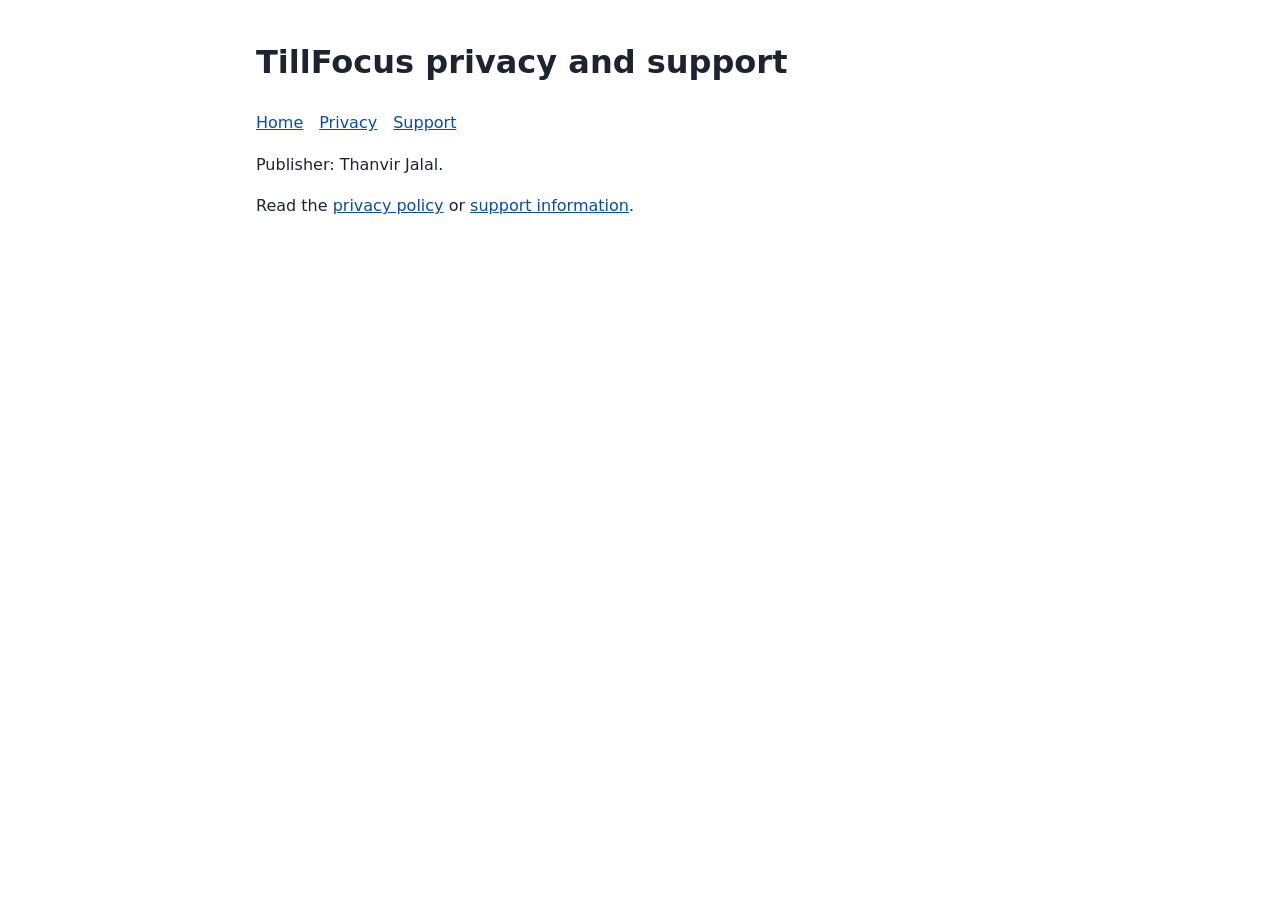
<file: index.html>
<!doctype html>
<html lang="en"><head><meta charset="utf-8"><meta name="viewport" content="width=device-width, initial-scale=1"><title>TillFocus privacy and support | TillFocus</title><link rel="stylesheet" href="style.css"></head><body><header><h1>TillFocus privacy and support</h1><nav aria-label="Information pages"><a href="index.html">Home</a><a href="privacy.html">Privacy</a><a href="support.html">Support</a></nav></header><main><p>Publisher: Thanvir Jalal.</p><p>Read the <a href="privacy.html">privacy policy</a> or <a href="support.html">support information</a>.</p></main></body></html>
</file>
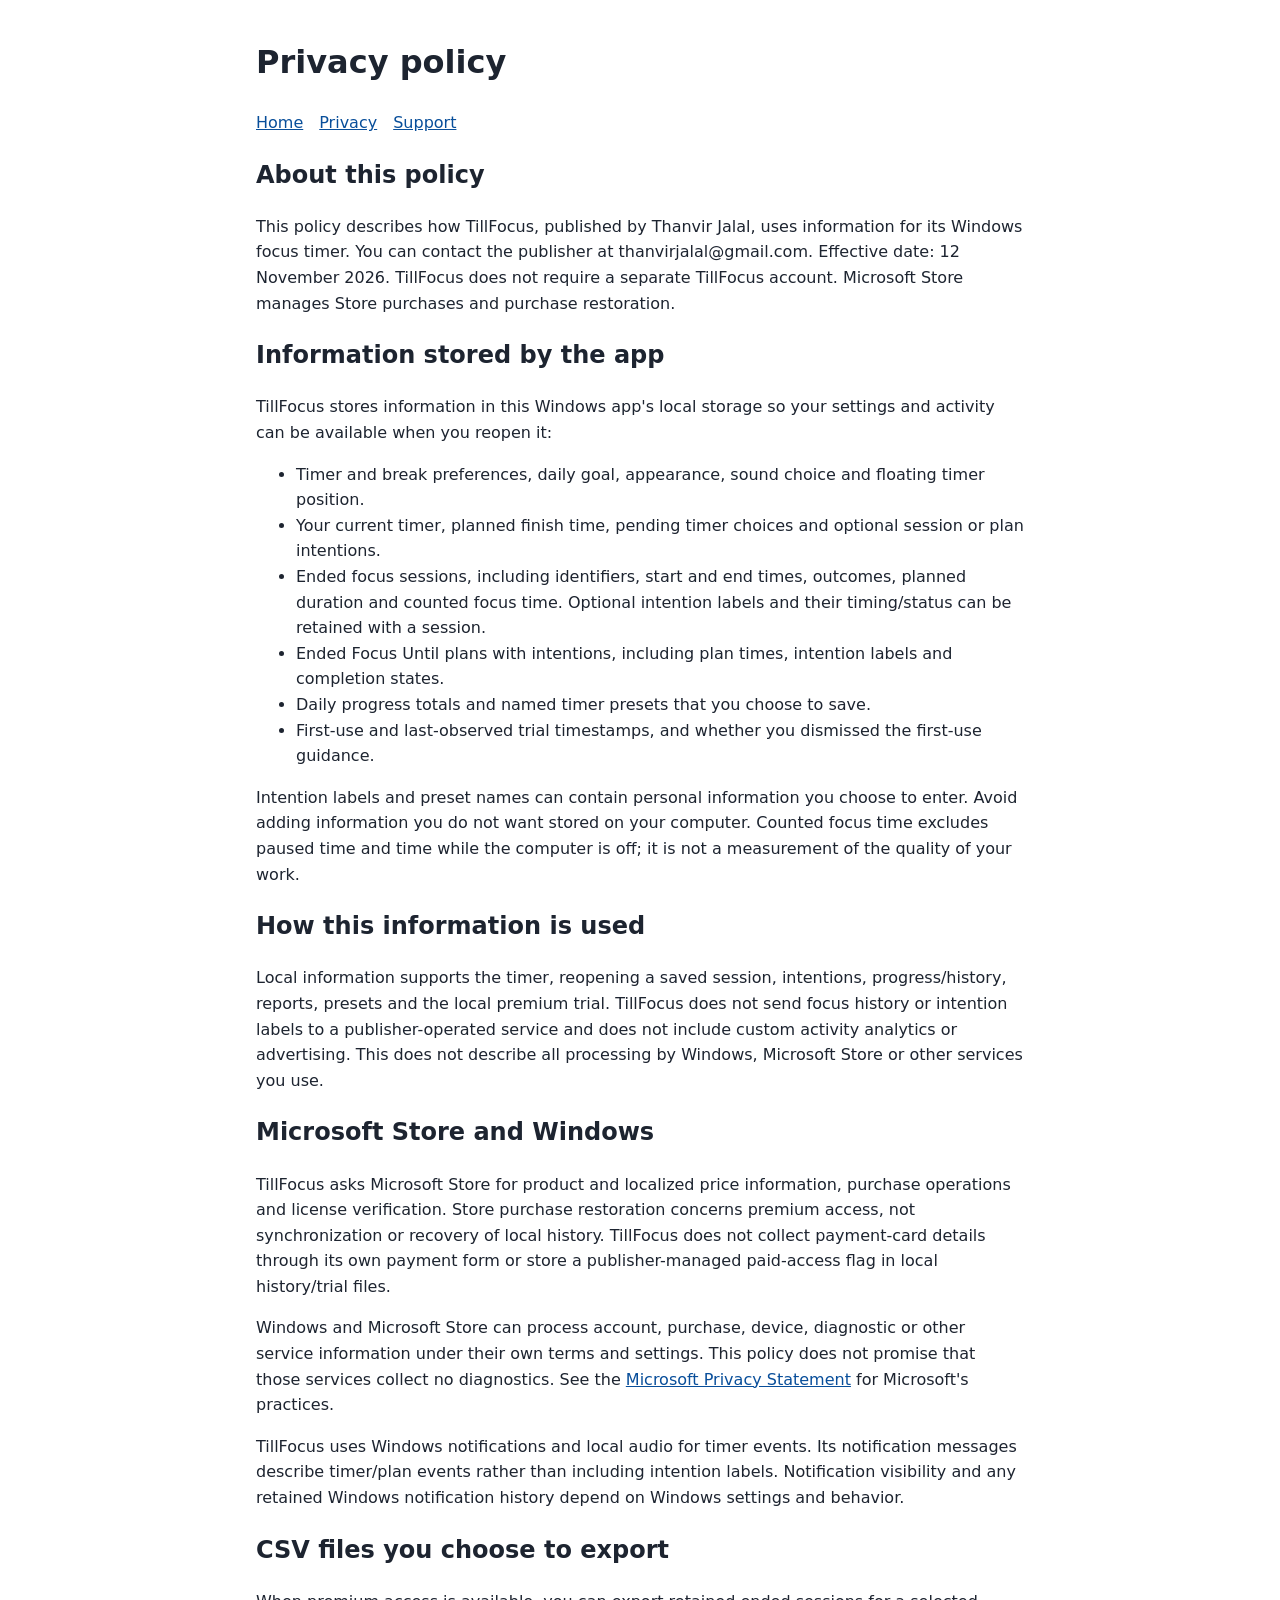
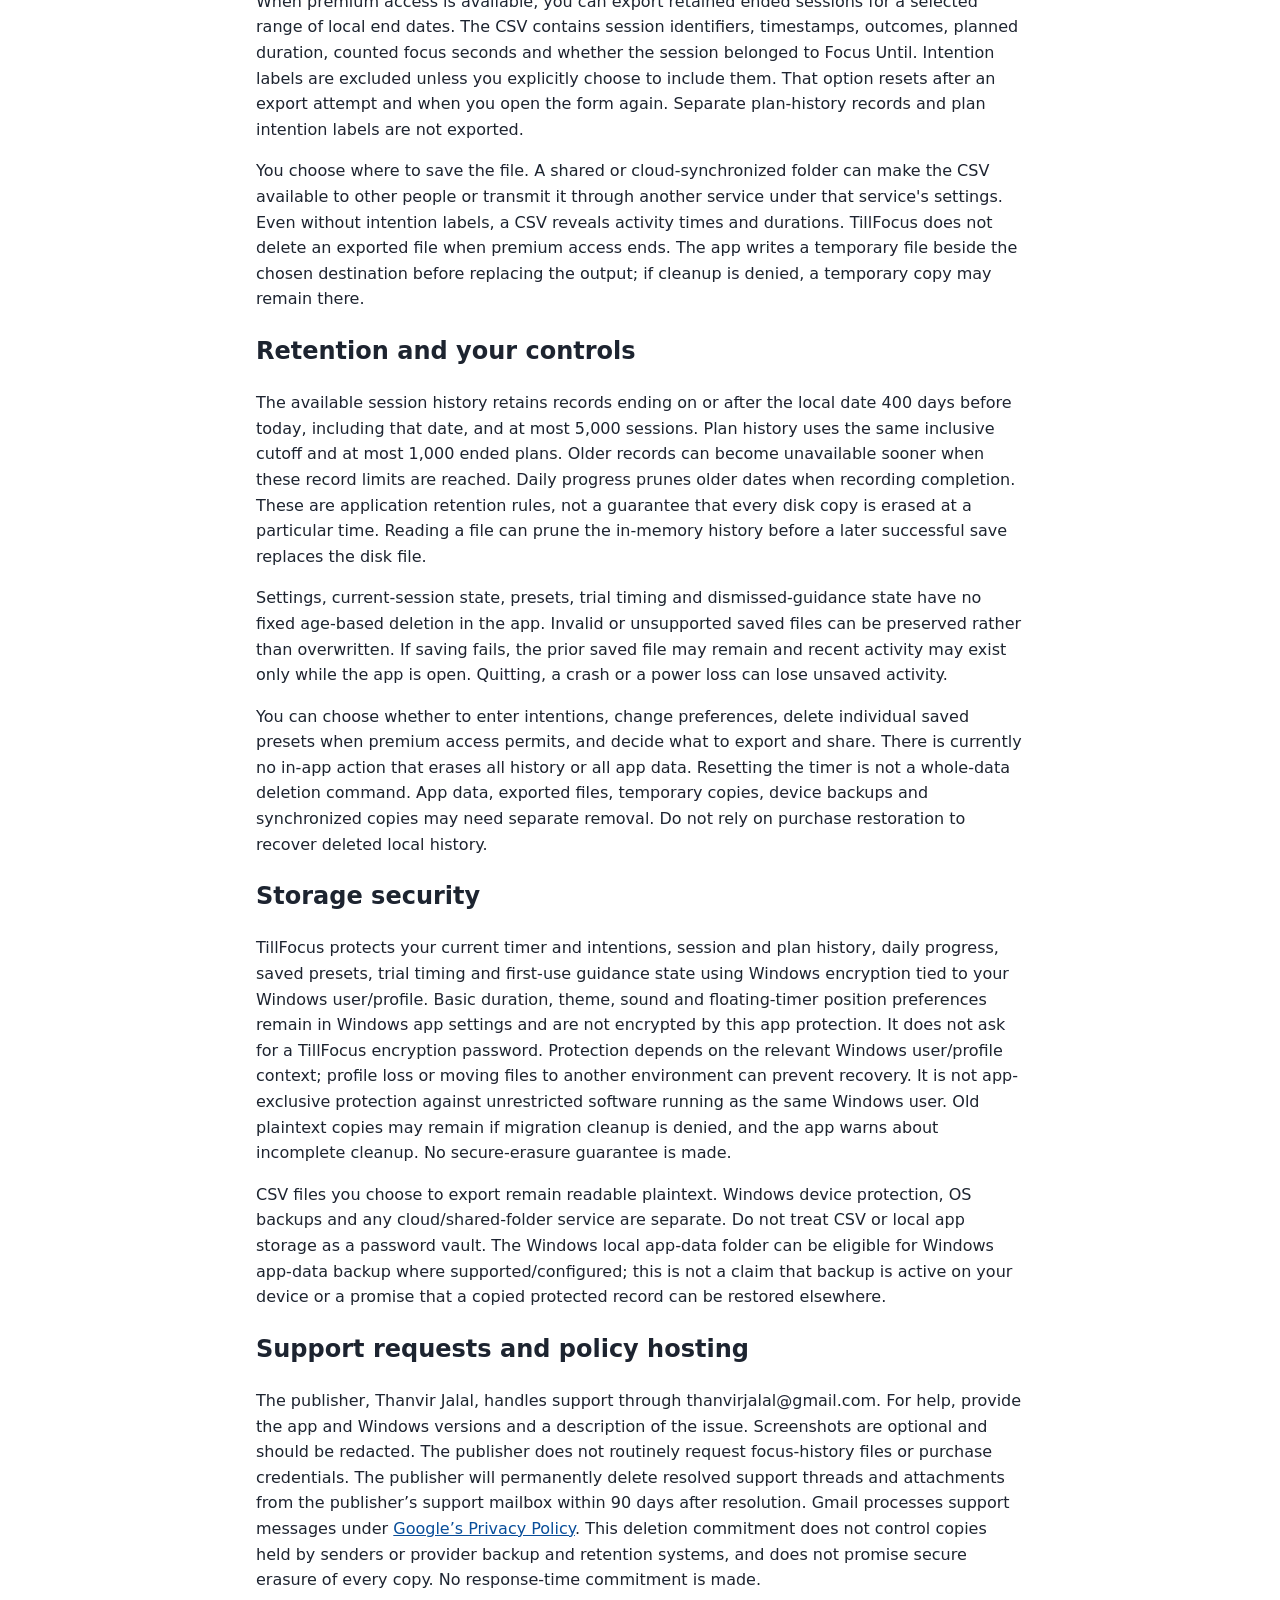
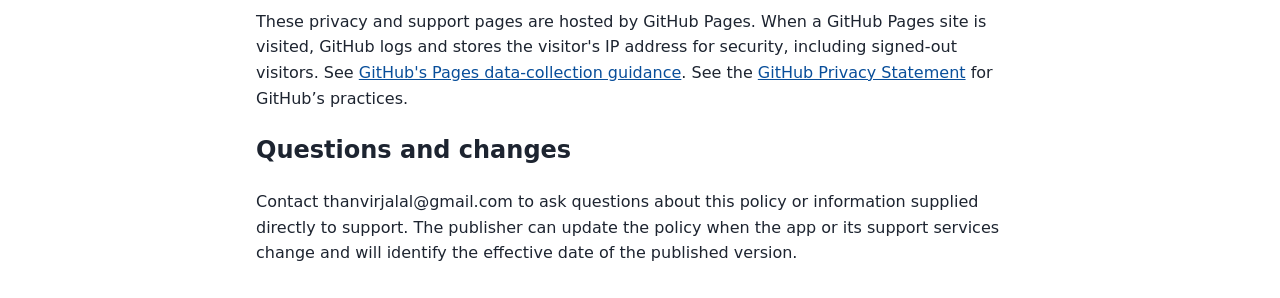
<file: privacy.html>
<!doctype html>
<html lang="en"><head><meta charset="utf-8"><meta name="viewport" content="width=device-width, initial-scale=1"><title>Privacy policy | TillFocus</title><link rel="stylesheet" href="style.css"></head><body><header><h1>Privacy policy</h1><nav aria-label="Information pages"><a href="index.html">Home</a><a href="privacy.html">Privacy</a><a href="support.html">Support</a></nav></header><main><h2>About this policy</h2>
<p>This policy describes how TillFocus, published by Thanvir Jalal, uses information for its Windows focus timer. You can contact the publisher at thanvirjalal@gmail.com. Effective date: 12 November 2026. TillFocus does not require a separate TillFocus account. Microsoft Store manages Store purchases and purchase restoration.</p>
<h2>Information stored by the app</h2>
<p>TillFocus stores information in this Windows app&#x27;s local storage so your settings and activity can be available when you reopen it:</p>
<ul><li>Timer and break preferences, daily goal, appearance, sound choice and floating timer position.</li><li>Your current timer, planned finish time, pending timer choices and optional session or plan intentions.</li><li>Ended focus sessions, including identifiers, start and end times, outcomes, planned duration and counted focus time. Optional intention labels and their timing/status can be retained with a session.</li><li>Ended Focus Until plans with intentions, including plan times, intention labels and completion states.</li><li>Daily progress totals and named timer presets that you choose to save.</li><li>First-use and last-observed trial timestamps, and whether you dismissed the first-use guidance.</li></ul>
<p>Intention labels and preset names can contain personal information you choose to enter. Avoid adding information you do not want stored on your computer. Counted focus time excludes paused time and time while the computer is off; it is not a measurement of the quality of your work.</p>
<h2>How this information is used</h2>
<p>Local information supports the timer, reopening a saved session, intentions, progress/history, reports, presets and the local premium trial. TillFocus does not send focus history or intention labels to a publisher-operated service and does not include custom activity analytics or advertising. This does not describe all processing by Windows, Microsoft Store or other services you use.</p>
<h2>Microsoft Store and Windows</h2>
<p>TillFocus asks Microsoft Store for product and localized price information, purchase operations and license verification. Store purchase restoration concerns premium access, not synchronization or recovery of local history. TillFocus does not collect payment-card details through its own payment form or store a publisher-managed paid-access flag in local history/trial files.</p>
<p>Windows and Microsoft Store can process account, purchase, device, diagnostic or other service information under their own terms and settings. This policy does not promise that those services collect no diagnostics. See the <a href="https://www.microsoft.com/en-us/privacy/privacystatement">Microsoft Privacy Statement</a> for Microsoft&#x27;s practices.</p>
<p>TillFocus uses Windows notifications and local audio for timer events. Its notification messages describe timer/plan events rather than including intention labels. Notification visibility and any retained Windows notification history depend on Windows settings and behavior.</p>
<h2>CSV files you choose to export</h2>
<p>When premium access is available, you can export retained ended sessions for a selected range of local end dates. The CSV contains session identifiers, timestamps, outcomes, planned duration, counted focus seconds and whether the session belonged to Focus Until. Intention labels are excluded unless you explicitly choose to include them. That option resets after an export attempt and when you open the form again. Separate plan-history records and plan intention labels are not exported.</p>
<p>You choose where to save the file. A shared or cloud-synchronized folder can make the CSV available to other people or transmit it through another service under that service&#x27;s settings. Even without intention labels, a CSV reveals activity times and durations. TillFocus does not delete an exported file when premium access ends. The app writes a temporary file beside the chosen destination before replacing the output; if cleanup is denied, a temporary copy may remain there.</p>
<h2>Retention and your controls</h2>
<p>The available session history retains records ending on or after the local date 400 days before today, including that date, and at most 5,000 sessions. Plan history uses the same inclusive cutoff and at most 1,000 ended plans. Older records can become unavailable sooner when these record limits are reached. Daily progress prunes older dates when recording completion. These are application retention rules, not a guarantee that every disk copy is erased at a particular time. Reading a file can prune the in-memory history before a later successful save replaces the disk file.</p>
<p>Settings, current-session state, presets, trial timing and dismissed-guidance state have no fixed age-based deletion in the app. Invalid or unsupported saved files can be preserved rather than overwritten. If saving fails, the prior saved file may remain and recent activity may exist only while the app is open. Quitting, a crash or a power loss can lose unsaved activity.</p>
<p>You can choose whether to enter intentions, change preferences, delete individual saved presets when premium access permits, and decide what to export and share. There is currently no in-app action that erases all history or all app data. Resetting the timer is not a whole-data deletion command. App data, exported files, temporary copies, device backups and synchronized copies may need separate removal. Do not rely on purchase restoration to recover deleted local history.</p>
<h2>Storage security</h2>
<p>TillFocus protects your current timer and intentions, session and plan history, daily progress, saved presets, trial timing and first-use guidance state using Windows encryption tied to your Windows user/profile. Basic duration, theme, sound and floating-timer position preferences remain in Windows app settings and are not encrypted by this app protection. It does not ask for a TillFocus encryption password. Protection depends on the relevant Windows user/profile context; profile loss or moving files to another environment can prevent recovery. It is not app-exclusive protection against unrestricted software running as the same Windows user. Old plaintext copies may remain if migration cleanup is denied, and the app warns about incomplete cleanup. No secure-erasure guarantee is made.</p>
<p>CSV files you choose to export remain readable plaintext. Windows device protection, OS backups and any cloud/shared-folder service are separate. Do not treat CSV or local app storage as a password vault. The Windows local app-data folder can be eligible for Windows app-data backup where supported/configured; this is not a claim that backup is active on your device or a promise that a copied protected record can be restored elsewhere.</p>
<h2>Support requests and policy hosting</h2>
<p>The publisher, Thanvir Jalal, handles support through thanvirjalal@gmail.com. For help, provide the app and Windows versions and a description of the issue. Screenshots are optional and should be redacted. The publisher does not routinely request focus-history files or purchase credentials. The publisher will permanently delete resolved support threads and attachments from the publisher’s support mailbox within 90 days after resolution. Gmail processes support messages under <a href="https://policies.google.com/privacy">Google’s Privacy Policy</a>. This deletion commitment does not control copies held by senders or provider backup and retention systems, and does not promise secure erasure of every copy. No response-time commitment is made.</p>
<p>These privacy and support pages are hosted by GitHub Pages. When a GitHub Pages site is visited, GitHub logs and stores the visitor&#x27;s IP address for security, including signed-out visitors. See <a href="https://docs.github.com/en/pages/getting-started-with-github-pages/what-is-github-pages#data-collection">GitHub&#x27;s Pages data-collection guidance</a>. See the <a href="https://docs.github.com/en/site-policy/privacy-policies/github-general-privacy-statement">GitHub Privacy Statement</a> for GitHub’s practices.</p>
<h2>Questions and changes</h2>
<p>Contact thanvirjalal@gmail.com to ask questions about this policy or information supplied directly to support. The publisher can update the policy when the app or its support services change and will identify the effective date of the published version.</p></main></body></html>
</file>
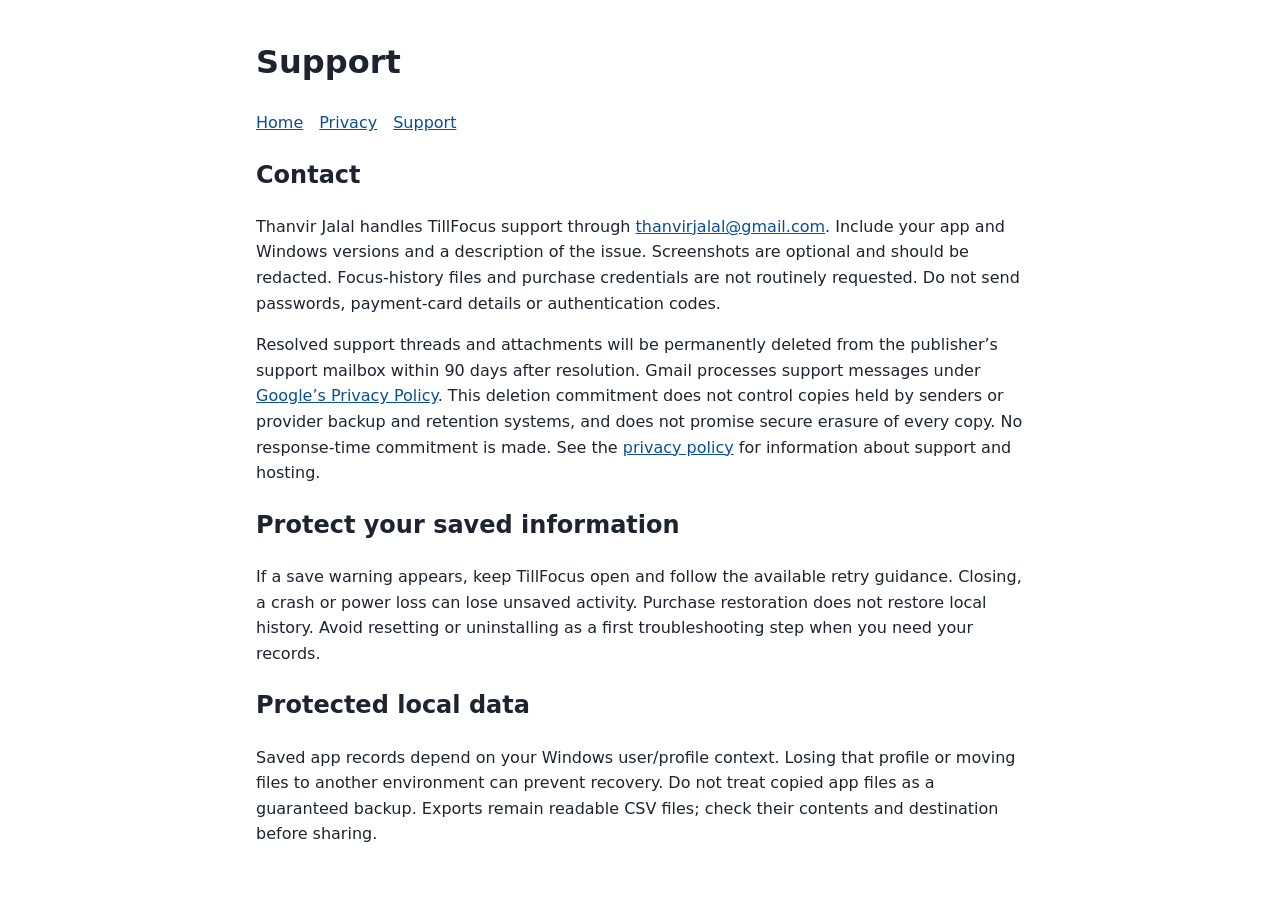
<file: support.html>
<!doctype html>
<html lang="en"><head><meta charset="utf-8"><meta name="viewport" content="width=device-width, initial-scale=1"><title>Support | TillFocus</title><link rel="stylesheet" href="style.css"></head><body><header><h1>Support</h1><nav aria-label="Information pages"><a href="index.html">Home</a><a href="privacy.html">Privacy</a><a href="support.html">Support</a></nav></header><main><h2>Contact</h2><p>Thanvir Jalal handles TillFocus support through <a href="mailto:thanvirjalal@gmail.com">thanvirjalal@gmail.com</a>. Include your app and Windows versions and a description of the issue. Screenshots are optional and should be redacted. Focus-history files and purchase credentials are not routinely requested. Do not send passwords, payment-card details or authentication codes.</p><p>Resolved support threads and attachments will be permanently deleted from the publisher’s support mailbox within 90 days after resolution. Gmail processes support messages under <a href="https://policies.google.com/privacy">Google’s Privacy Policy</a>. This deletion commitment does not control copies held by senders or provider backup and retention systems, and does not promise secure erasure of every copy. No response-time commitment is made. See the <a href="privacy.html">privacy policy</a> for information about support and hosting.</p><h2>Protect your saved information</h2><p>If a save warning appears, keep TillFocus open and follow the available retry guidance. Closing, a crash or power loss can lose unsaved activity. Purchase restoration does not restore local history. Avoid resetting or uninstalling as a first troubleshooting step when you need your records.</p><h2>Protected local data</h2><p>Saved app records depend on your Windows user/profile context. Losing that profile or moving files to another environment can prevent recovery. Do not treat copied app files as a guaranteed backup. Exports remain readable CSV files; check their contents and destination before sharing.</p></main></body></html>
</file>
<file: style.css>
:root { font-family: system-ui, sans-serif; color: #1d2430; background: #fff; line-height: 1.6; }
body { max-width: 48rem; margin: 0 auto; padding: 1rem; }
nav { display: flex; flex-wrap: wrap; gap: 1rem; }
a { color: #084e9a; }
a:focus-visible { outline: 3px solid #084e9a; outline-offset: 3px; }
.notice { padding: .75rem; border: 2px solid #8a3500; background: #fff2dc; }
</file>
